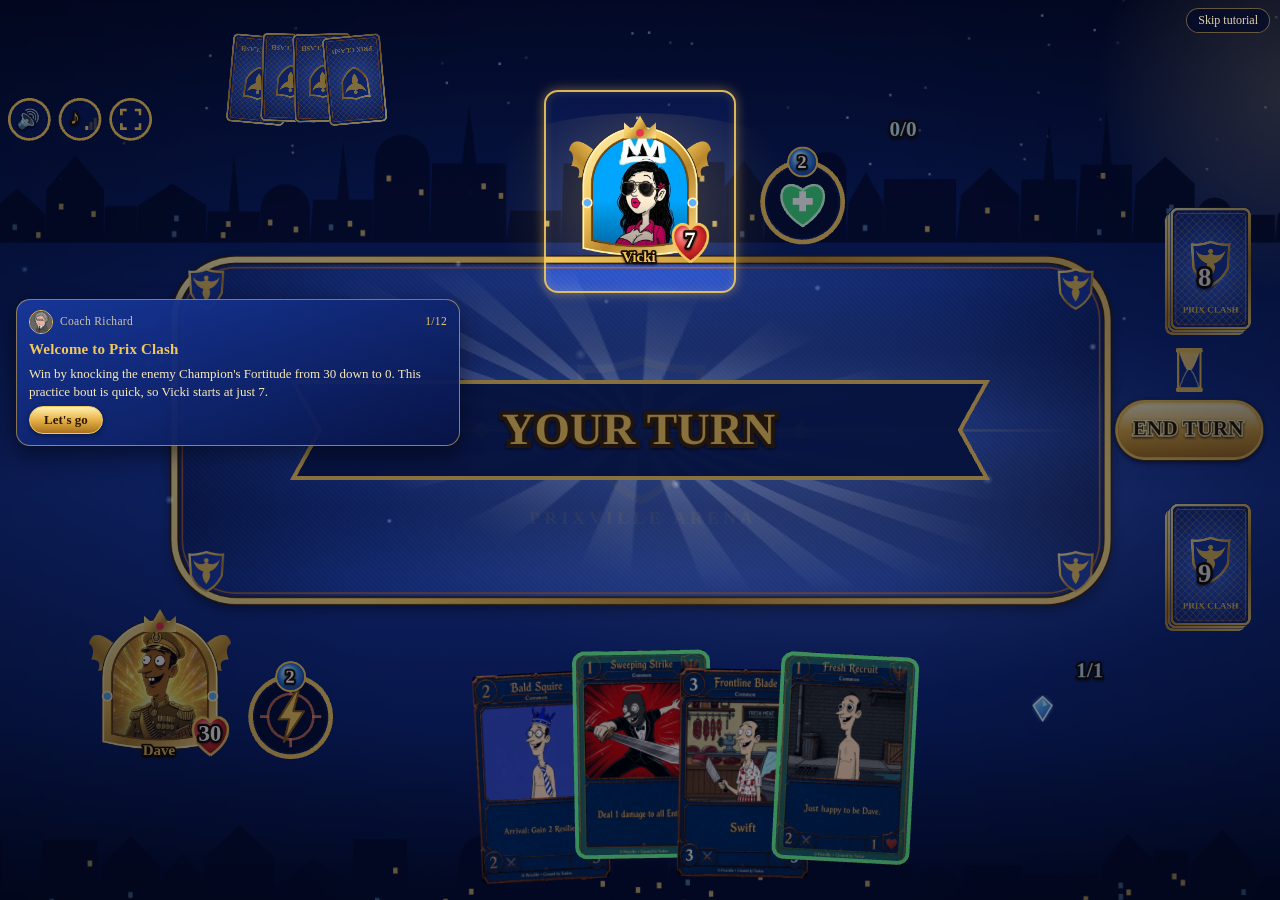
<file: prix-clash/index.html>
<!doctype html>
<html lang="en">
<head>
<link rel="icon" type="image/svg+xml" href="./icon-192.svg" />
<meta charset="UTF-8" />
<meta name="viewport" content="width=device-width, initial-scale=1, viewport-fit=cover, user-scalable=no" />
<meta name="theme-color" content="#0b1d5c" />
<title>Prix Clash</title>
<link rel="apple-touch-icon" sizes="180x180" href="[data-uri]" />
<meta name="apple-mobile-web-app-title" content="Prix Clash" />
<meta name="application-name" content="Prix Clash" />
<link rel="manifest" href="./manifest.webmanifest" />
<meta name="mobile-web-app-capable" content="yes" />
<meta name="apple-mobile-web-app-capable" content="yes" />
<meta name="apple-mobile-web-app-status-bar-style" content="black-translucent" />
<meta name="screen-orientation" content="landscape" />
  <script type="module" crossorigin src="./assets/index-BGg4Pw5_.js"></script>
  <link rel="stylesheet" crossorigin href="./assets/index-Cy5_R0T9.css">
</head>
<body>
<div id="app"><p style="text-align:center;margin-top:40vh;font-family:Georgia,serif;color:#f2c75c">Loading Prix Clash…</p></div>
<script>window.__PRIX_LAZY=1;window.__PRIX_V="55e90b147b"</script>
<script src="./chunkmap.js?v=55e90b147b"></script>
<script src="./img-0.js?v=55e90b147b"></script>
<script src="./config.js?v=55e90b147b"></script>
</body>
</html>
</file>
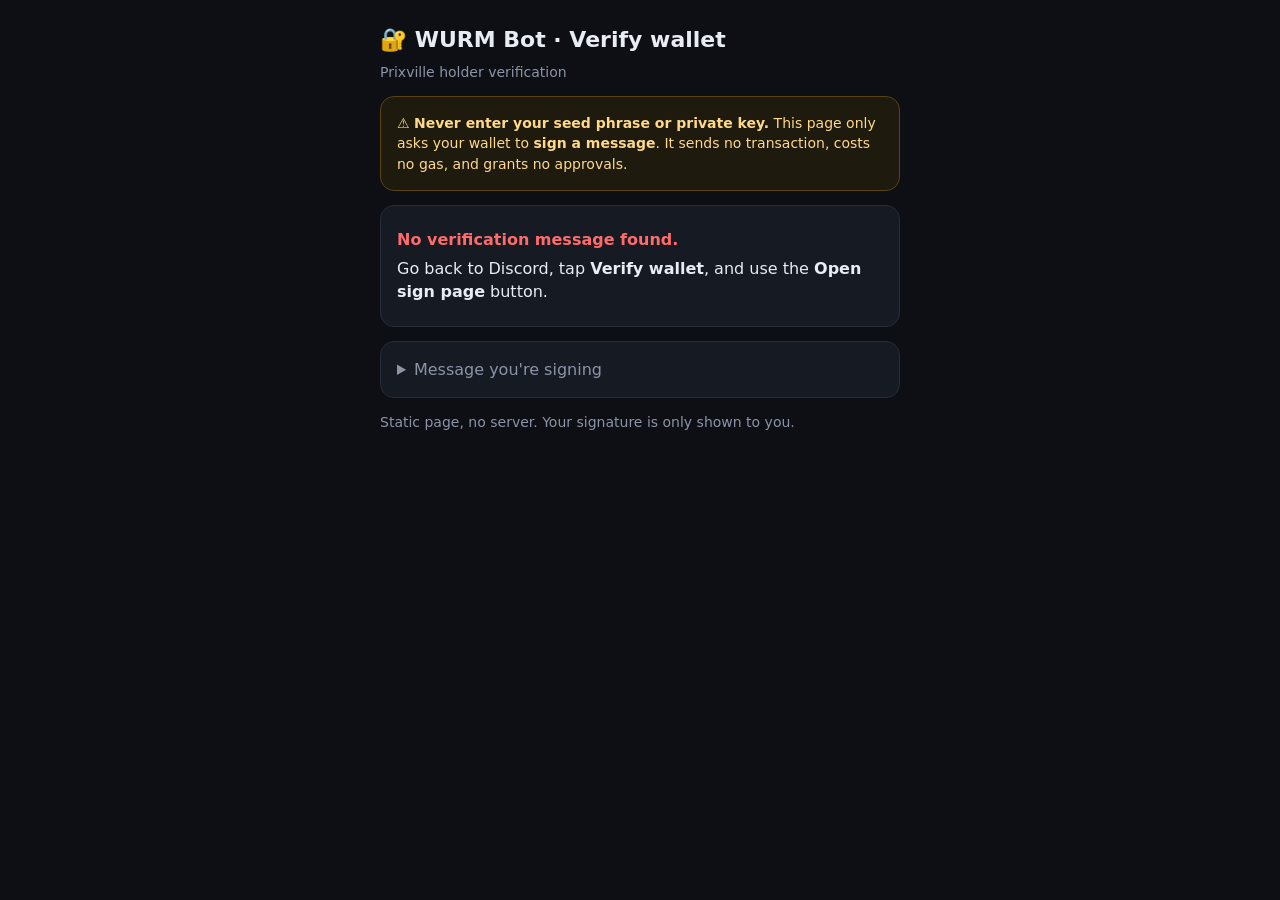
<file: wurm/sign/index.html>
<!doctype html>
<html lang="en"><head>
<meta charset="utf-8"><meta name="viewport" content="width=device-width,initial-scale=1,viewport-fit=cover">
<title>WURM Bot · Verify wallet</title><meta name="robots" content="noindex">
<style>
:root{--bg:#0d0f14;--card:#161a22;--line:#262c38;--txt:#e8ecf3;--mut:#8b94a7;--acc:#4f8cff;--ok:#2ecc71;--warn:#ffb020}
*{box-sizing:border-box}body{margin:0;background:var(--bg);color:var(--txt);font:16px/1.45 system-ui,-apple-system,Segoe UI,Roboto,sans-serif;padding:16px;padding-bottom:40px}
main{max-width:520px;margin:0 auto}h1{font-size:22px;margin:8px 0 4px}p{margin:6px 0}.mut{color:var(--mut);font-size:14px}
.card{background:var(--card);border:1px solid var(--line);border-radius:14px;padding:16px;margin:14px 0}
.warn{border-color:#5a4410;background:#1f1a0e;color:#ffd98a;font-size:14px}
button,.btn{display:flex;align-items:center;justify-content:center;gap:8px;width:100%;min-height:52px;border:0;border-radius:12px;background:var(--acc);color:#fff;font-size:17px;font-weight:600;text-decoration:none;cursor:pointer;margin:8px 0}
button:disabled{opacity:.5}.sec{background:#232a37;color:var(--txt)}.grid{display:grid;grid-template-columns:1fr 1fr;gap:8px}.grid .btn{margin:0;font-size:15px;min-height:48px}
pre,textarea{width:100%;background:#0a0c10;border:1px solid var(--line);border-radius:10px;color:var(--txt);padding:10px;font:13px/1.4 ui-monospace,Menlo,monospace;white-space:pre-wrap;word-break:break-all;margin:8px 0}
textarea{min-height:120px;font-size:15px}.hide{display:none}.err{color:#ff6b6b}.okc{color:var(--ok)}
details summary{cursor:pointer;color:var(--mut)}
</style></head><body><main>
<h1>🔐 WURM Bot · Verify wallet</h1>
<p class="mut">Prixville holder verification</p>
<div class="card warn">⚠️ <b>Never enter your seed phrase or private key.</b> This page only asks your wallet to <b>sign a message</b>. It sends no transaction, costs no gas, and grants no approvals.</div>

<div id="bad" class="card hide"><p class="err"><b>No verification message found.</b></p><p>Go back to Discord, tap <b>Verify wallet</b>, and use the <b>Open sign page</b> button.</p></div>

<div id="s1" class="card hide">
  <p><b>Step 1: Connect your wallet</b></p>
  <div id="inj"></div>
  <button id="wcBtn" class="sec hide">🔗 WalletConnect (other wallets)</button>
  <div id="open"><p class="mut" id="openHint">On your phone? Open this page inside your wallet app:</p>
  <div class="grid">
    <a class="btn sec" data-w="metamask">🦊 MetaMask</a><a class="btn sec" data-w="coinbase">🔵 Coinbase</a>
    <a class="btn sec" data-w="trust">🛡️ Trust</a><a class="btn sec" data-w="rainbow">🌈 Rainbow</a>
    <a class="btn sec" data-w="phantom">👻 Phantom</a><a class="btn sec" data-w="okx">⚫ OKX</a>
  </div>
  <p class="mut">Other wallet (Rabby, Zerion, Uniswap, Ledger Live…)? Copy this page link and paste it into your wallet's built-in browser.</p>
  <button id="copyLink" class="sec">📋 Copy page link</button></div>
</div>

<div id="s2" class="card hide">
  <p><b>Step 2: Sign</b></p><p class="mut">Connected: <span id="addr"></span></p>
  <button id="signBtn">✍️ Sign message</button><p id="err" class="err"></p>
</div>

<div id="s3" class="card hide">
  <p class="okc"><b>✅ Signed! Copy your signature</b></p>
  <textarea id="sig" readonly></textarea>
  <button id="copySig">📋 Copy signature</button>
  <a class="btn sec" id="back" href="#">↩️ Back to Discord</a>
  <p class="mut">In Discord tap <b>Paste signature</b> and paste it. Your code is valid for 15 minutes from when you started.</p>
</div>

<div class="card"><details><summary>Message you're signing</summary><pre id="msg"></pre></details></div>
<p class="mut">Static page, no server. Your signature is only shown to you.</p>
</main>
<script type="module">
const WC_PROJECT_ID = ''; // free projectId from cloud.reown.com enables WalletConnect
const DISCORD_APP = 'discord://-/channels/1472383088205238386/1566964776800620615';
const DISCORD_WEB = 'https://discord.com/channels/1472383088205238386/1566964776800620615';
const $ = (id) => document.getElementById(id);
const q = new URLSearchParams(location.search);
function b64u(s){s=s.replace(/-/g,'+').replace(/_/g,'/');while(s.length%4)s+='=';return new TextDecoder().decode(Uint8Array.from(atob(s),c=>c.charCodeAt(0)));}
let message=''; try{ message=q.get('m')?b64u(q.get('m')):''; }catch{}
const valid = /^WURM Bot wallet verification\n/.test(message) && /\nNonce: [0-9a-f]+\n/.test(message);
if(!valid){ $('bad').classList.remove('hide'); } else { $('s1').classList.remove('hide'); $('msg').textContent=message; }

const here = location.href, hostPath = here.replace(/^https?:\/\//,''), enc = encodeURIComponent(here);
const links = {
  metamask:`https://metamask.app.link/dapp/${hostPath}`,
  coinbase:`https://go.cb-w.com/dapp?cb_url=${enc}`,
  trust:`https://link.trustwallet.com/open_url?coin_id=60&url=${enc}`,
  rainbow:`https://rnbwapp.com/dapp?url=${enc}`,
  phantom:`https://phantom.app/ul/browse/${enc}?ref=${encodeURIComponent(location.origin)}`,
  okx:`okx://wallet/dapp/url?dappUrl=${enc}`,
};
document.querySelectorAll('[data-w]').forEach(a=>a.href=links[a.dataset.w]);
async function copy(t,btn){ try{await navigator.clipboard.writeText(t);}catch{const x=document.createElement('textarea');x.value=t;document.body.appendChild(x);x.select();document.execCommand('copy');x.remove();} const o=btn.textContent;btn.textContent='✅ Copied';setTimeout(()=>btn.textContent=o,2000); }
$('copyLink').onclick=()=>copy(here,$('copyLink'));

// ---- injected wallets (EIP-6963 + window.ethereum) ----
const found = new Map();
function addProvider(info, provider){
  const key = info.rdns||info.name; if(found.has(key)) return; found.set(key,provider);
  const b=document.createElement('button'); b.innerHTML=(info.icon?`<img src="${info.icon}" width="24" height="24" alt="">`:'👛')+' '+(info.name||'Browser wallet').replace(/[<>]/g,'');
  b.onclick=()=>connect(provider); $('inj').appendChild(b);
  $('openHint').textContent='Or open this page in a different wallet app:';
}
window.addEventListener('eip6963:announceProvider', e=>addProvider(e.detail.info, e.detail.provider));
window.dispatchEvent(new Event('eip6963:requestProvider'));
setTimeout(()=>{ if(!found.size && window.ethereum) addProvider({name:'Connect wallet',rdns:'injected'}, window.ethereum); },400);

let prov, account;
async function connect(p){
  try{ const accs = await p.request({method:'eth_requestAccounts'}); prov=p; account=accs[0];
    $('addr').textContent=account; $('s1').classList.add('hide'); $('s2').classList.remove('hide');
  }catch(e){ alert('Connection cancelled: '+(e.message||e)); }
}
function hex(s){return '0x'+[...new TextEncoder().encode(s)].map(b=>b.toString(16).padStart(2,'0')).join('');}
$('signBtn').onclick=async()=>{
  $('err').textContent=''; $('signBtn').disabled=true;
  try{ let sig;
    try{ sig = await prov.request({method:'personal_sign',params:[hex(message),account]}); }
    catch(e){ if(e && e.code===4001) throw e; sig = await prov.request({method:'personal_sign',params:[message,account]}); }
    if(!/^0x[0-9a-fA-F]{130}$/.test(sig)) throw new Error('Wallet returned an unexpected signature format');
    $('sig').value=sig; $('s2').classList.add('hide'); $('s3').classList.remove('hide');
  }catch(e){ $('err').textContent = e?.code===4001 ? 'You rejected the request. Tap Sign again.' : 'Signing failed: '+(e.message||e); }
  $('signBtn').disabled=false;
};
$('copySig').onclick=()=>copy($('sig').value,$('copySig'));
$('back').onclick=(e)=>{ e.preventDefault(); location.href=DISCORD_APP; setTimeout(()=>{ if(!document.hidden) location.href=DISCORD_WEB; },1200); };

// ---- WalletConnect (only when a projectId is configured) ----
if(WC_PROJECT_ID && valid){
  $('wcBtn').classList.remove('hide');
  $('wcBtn').onclick=async()=>{
    $('wcBtn').disabled=true; $('wcBtn').textContent='Loading…';
    try{ const { EthereumProvider } = await import('https://esm.sh/@walletconnect/ethereum-provider@2');
      const p = await EthereumProvider.init({ projectId:WC_PROJECT_ID, chains:[1], showQrModal:true, metadata:{name:'WURM Bot',description:'Prixville wallet verification',url:location.origin,icons:[]} });
      await p.connect(); await connect(p);
    }catch(e){ alert('WalletConnect failed: '+(e.message||e)); }
    $('wcBtn').disabled=false; $('wcBtn').textContent='🔗 WalletConnect (other wallets)';
  };
}
</script></body></html>
</file>
<file: prix-clash/assets/index-Cy5_R0T9.css>
:root{--royal: #1d3fae;--royal2: #14308c;--navy: #0b1d5c;--navy2: #071440;--gold: #f2c75c;--gold2: #b8862b;--bronze: #b4683a;--cream: #fbe9b7;--red: #d23a3a;--green: #4fdc7a;--W: min(100vw, 560px);--mw: calc((var(--W) - 24px) / 5 - 8px);font-family:Georgia,Times New Roman,serif}*{box-sizing:border-box;-webkit-tap-highlight-color:transparent;-webkit-user-select:none;user-select:none}html,body{margin:0;height:100%;background:#050b24;overflow:hidden;color:var(--cream)}#app{width:var(--W);height:100dvh;margin:0 auto;position:relative;overflow:hidden}.goldtext{color:var(--gold);text-shadow:0 2px 0 #3a2208,0 0 2px #000,0 0 10px rgba(242,199,92,.35)}button.btn{font-family:inherit;font-weight:700;font-size:17px;color:#2a1704;padding:10px 22px;border-radius:12px;border:2px solid #7a4b14;background:linear-gradient(#ffe39a,#e0a93c 55%,#b47a22);box-shadow:0 3px #5a3509,0 6px 14px #00000080;cursor:pointer}button.btn:disabled{filter:grayscale(.8) brightness(.7);cursor:default}button.btn.secondary{background:linear-gradient(#5f7ee8,#2a4bb8);color:var(--cream);border-color:#0d1f66;box-shadow:0 3px #08154a}.board{position:absolute;top:0;right:0;bottom:0;left:0;display:flex;flex-direction:column;padding-bottom:150px;background:radial-gradient(ellipse 70% 30% at 50% 45%,rgba(255,226,140,.18),transparent 70%),repeating-linear-gradient(45deg,rgba(255,255,255,.025) 0 2px,transparent 2px 5px),repeating-linear-gradient(-45deg,rgba(0,0,0,.05) 0 2px,transparent 2px 5px),linear-gradient(180deg,var(--navy2) 0%,var(--royal2) 22%,var(--royal) 50%,var(--royal2) 78%,var(--navy2) 100%)}.board:before{content:"";position:absolute;left:8px;right:8px;top:21%;bottom:33%;border:2px solid rgba(242,199,92,.55);border-radius:46%/18%;box-shadow:inset 0 0 0 5px #0b1d5c99,inset 0 0 0 7px #b4683a80,inset 0 0 40px #00000073;pointer-events:none}.board:after{content:"";position:absolute;left:14%;right:14%;top:43.5%;height:2px;background:linear-gradient(90deg,transparent,var(--gold),transparent);opacity:.6;pointer-events:none}.spacer{flex:1 1 0;min-height:4px}.divider{height:8px}.opp-hand{height:46px;display:flex;justify-content:center;padding-top:4px;position:relative;z-index:2}.cardback{width:30px;height:44px;margin:0 -6px;border-radius:4px;border:2px solid var(--bronze);background:radial-gradient(circle at 50% 45%,var(--gold) 0 5px,transparent 6px),repeating-linear-gradient(45deg,#2443b5 0,#2443b5 4px,#1a338f 4px,#1a338f 8px);box-shadow:0 2px 4px #000}.hero-row{display:flex;align-items:center;justify-content:center;gap:14px;position:relative;z-index:2;height:98px}.hero{width:84px;height:92px;position:relative;cursor:pointer}.hero .portrait{position:absolute;top:0;right:0;bottom:0;left:0;border-radius:50% 50% 18% 18%;background-size:cover;background-position:center 20%;border:3px solid var(--gold);box-shadow:0 0 0 3px var(--bronze),0 6px 16px #000000b3}.hero .name{position:absolute;top:-2px;left:50%;transform:translate(-50%,-60%);font-size:11px;white-space:nowrap;background:var(--navy);border:1px solid var(--gold2);padding:1px 6px;border-radius:8px}.badge{position:absolute;display:flex;align-items:center;justify-content:center;font-weight:700;color:#fff;text-shadow:0 1px 2px #000,0 0 2px #000}.hero .hp{right:-10px;bottom:-6px;width:34px;height:34px;font-size:18px;background:radial-gradient(circle at 40% 35%,#ff7676,#b81d1d 70%);border:2px solid var(--gold);border-radius:50%/40% 40% 60% 60%}.hero .armor{right:-10px;bottom:26px;width:28px;height:30px;font-size:14px;background:linear-gradient(#c9d3e6,#6c7a96);border:2px solid #eef;clip-path:polygon(50% 0,100% 15%,92% 70%,50% 100%,8% 70%,0 15%)}.hero .atk{left:-10px;bottom:-6px;width:32px;height:32px;font-size:17px;background:radial-gradient(circle at 40% 35%,#ffe08a,#c58a1c 70%);border:2px solid #6b4310;border-radius:50%}.hero.immune .portrait{box-shadow:0 0 0 3px var(--bronze),0 0 22px 8px #fff0aae6}.side{display:flex;flex-direction:column;align-items:center;gap:4px;width:92px;font-size:12px}.weapon{width:46px;height:46px;border-radius:50%;border:2px solid var(--gold);background:radial-gradient(#4a2f12,#1d1206);display:flex;align-items:center;justify-content:center;font-size:13px;font-weight:700;position:relative}.weapon small{position:absolute;bottom:-8px;font-size:11px;background:var(--navy);padding:0 4px;border-radius:6px}.power{width:58px;height:58px;border-radius:50%;border:3px solid var(--gold);position:relative;cursor:pointer;background-size:cover;background-position:center;box-shadow:0 0 0 2px var(--bronze),0 4px 10px #000}.power .pc{position:absolute;top:-8px;left:50%;transform:translate(-50%);width:24px;height:24px;border-radius:50%;background:radial-gradient(#7bd0ff,#1660c8);border:2px solid var(--gold);font-size:13px;display:flex;align-items:center;justify-content:center;font-weight:700}.power.used{filter:grayscale(1) brightness(.5)}.power.ready{box-shadow:0 0 0 2px var(--bronze),0 0 14px 4px var(--green)}.mana{display:flex;flex-wrap:wrap;width:92px;justify-content:center;gap:2px}.mana i{width:12px;height:14px;display:inline-block;clip-path:polygon(50% 0,100% 40%,50% 100%,0 40%);background:linear-gradient(#a8e4ff,#2b7ee0)}.mana i.spent{background:#233466}.mana-txt{font-weight:700;color:#9fdcff;text-shadow:0 1px 2px #000}.deckcount{font-size:11px;opacity:.8}.lane{height:calc(var(--mw) * 1.4 + 14px);padding:0 6px;display:flex;justify-content:center;align-items:center;gap:4px;position:relative;z-index:2}.minion{flex:0 1 var(--mw);aspect-ratio:1 / 1.4;min-width:0;position:relative;cursor:pointer;transition:transform .15s}.minion .art{position:absolute;top:0;right:0;bottom:0;left:0;border-radius:46% 46% 14% 14%/30% 30% 10% 10%;background-size:142%;background-position:50% 30%;border:2px solid var(--gold);box-shadow:0 0 0 2px var(--bronze),0 4px 8px #000000b3;overflow:hidden}.minion .badge{width:24px;height:24px;font-size:14px;bottom:-6px}.minion .a{left:-4px;background:radial-gradient(circle at 40% 35%,#ffe08a,#c58a1c 70%);border:2px solid #6b4310;border-radius:50%}.minion .h{right:-4px;background:radial-gradient(circle at 40% 35%,#ff7676,#b81d1d 70%);border:2px solid var(--gold);border-radius:50%/40% 40% 60% 60%}.badge.buff{color:var(--green)}.badge.hurt{color:#ffb3b3}.minion.guardian .art{border-color:#e9eef9;box-shadow:0 0 0 3px #8c98b8,0 0 0 5px var(--gold2),0 4px 8px #000000b3}.minion.guardian:before{content:"";position:absolute;left:-6px;right:-6px;top:-4px;bottom:-4px;background:linear-gradient(#cdd6ea,#6b7795);z-index:-1;clip-path:polygon(50% 0,100% 12%,96% 70%,50% 100%,4% 70%,0 12%)}.minion.aegis .art:after{content:"";position:absolute;top:0;right:0;bottom:0;left:0;background:radial-gradient(circle,#ffeb9626 40%,#ffd65a8c);border-radius:inherit;animation:pulse 1.6s infinite}.minion.sick .art{filter:saturate(.75) brightness(.85)}.minion.sick:after{content:"z z";position:absolute;top:2px;right:4px;font-size:11px;color:#cfe1ff;text-shadow:0 0 3px #000}.ready .art,.ready .portrait{box-shadow:0 0 0 2px var(--bronze),0 0 12px 4px var(--green)!important}.selected{transform:translateY(-6px) scale(1.06)}.selected .art,.selected .portrait{box-shadow:0 0 0 2px var(--bronze),0 0 16px 6px #ffe36b!important}.targetable .art,.targetable .portrait{box-shadow:0 0 0 2px var(--bronze),0 0 14px 5px #ff4d4d!important;animation:wobble .8s infinite}.targetable.friendly-t .art,.targetable.friendly-t .portrait{box-shadow:0 0 0 2px var(--bronze),0 0 14px 5px #67e0ff!important}.holo-fx{position:absolute;top:0;right:0;bottom:0;left:0;border-radius:inherit;pointer-events:none;mix-blend-mode:color-dodge;opacity:.55;background:linear-gradient(115deg,transparent 20%,rgba(255,0,180,.55) 32%,rgba(0,255,230,.55) 42%,rgba(255,255,120,.6) 52%,rgba(120,90,255,.5) 62%,transparent 75%);background-size:250% 250%;animation:shimmer 3.2s linear infinite}.holo-fx:after{content:"";position:absolute;top:0;right:0;bottom:0;left:0;background:repeating-linear-gradient(60deg,#fff0 0,#fff0 6px,#ffffff2e 7px,#fff0 9px);mix-blend-mode:overlay}.midbar{position:absolute;right:6px;top:43.5%;transform:translateY(-50%);z-index:5}.endturn{padding:8px 12px;font-size:14px;border-radius:10px}.endturn.done{background:linear-gradient(#9cf0a8,#3cb05a 60%,#237a3a)}.logbtn{position:absolute;left:6px;top:43.5%;transform:translateY(-50%);z-index:5;font-size:12px;padding:6px 9px}.hand{position:absolute;left:0;right:0;bottom:0;height:152px;display:flex;justify-content:center;align-items:flex-end;padding-bottom:6px;z-index:6}.hcard{width:86px;height:129px;position:relative;margin:0 -14px;transform-origin:50% 120%;transition:transform .18s,margin .18s;cursor:pointer}.hcard img,.bigcard img{width:100%;height:100%;object-fit:cover;border-radius:6px;display:block;box-shadow:0 4px 10px #000c}.hcard.playable img{box-shadow:0 0 0 2px var(--green),0 0 12px 3px #4fdc7acc}.hcard.sel{transform:translateY(-28px) scale(1.12)!important;z-index:10}.costfix{position:absolute;left:3%;top:2.3%;width:23%;aspect-ratio:1;border-radius:50%;display:flex;align-items:center;justify-content:center;font-weight:700;font-size:20px;background:radial-gradient(#1a2a6a,#0a143c);border:2px solid var(--gold)}.costfix.cheaper{color:var(--green)}.costfix.pricier{color:#ff8a8a}.hcard .holo-fx,.bigcard .holo-fx{border-radius:6px}.overlay{position:absolute;top:0;right:0;bottom:0;left:0;z-index:50;display:flex;flex-direction:column;align-items:center;justify-content:center;background:#03081ec7;-webkit-backdrop-filter:blur(2px);backdrop-filter:blur(2px)}.bigcard{width:min(64vw,280px);aspect-ratio:2/3;position:relative}.preview{position:absolute;top:0;right:0;bottom:0;left:0;z-index:40;display:flex;flex-direction:column;align-items:center;justify-content:center;gap:12px;background:#03081e8c}.preview .row{display:flex;gap:10px}.banner{position:absolute;left:0;right:0;top:44%;z-index:60;text-align:center;font-size:34px;font-weight:700;pointer-events:none;background:linear-gradient(90deg,transparent,rgba(11,29,92,.92) 20%,rgba(11,29,92,.92) 80%,transparent);padding:12px 0;border-top:2px solid var(--gold2);border-bottom:2px solid var(--gold2)}.prompt{position:absolute;left:50%;top:50%;transform:translate(-50%,-50%);z-index:30;background:#071440eb;border:1px solid var(--gold2);padding:6px 12px;border-radius:12px;font-size:13px;display:flex;gap:10px;align-items:center}.prompt button{font-size:12px;padding:4px 10px}.float{position:absolute;z-index:70;pointer-events:none;font-weight:700;font-size:26px;transform:translate(-50%,-50%);text-shadow:0 2px 0 #000,0 0 6px #000}.float.dmg{color:#fff;width:50px;height:50px;display:flex;align-items:center;justify-content:center;background:radial-gradient(circle,#ff3b2f 45%,#a10e0e 70%,transparent 72%);clip-path:polygon(50% 0,61% 32%,98% 22%,70% 50%,98% 78%,61% 68%,50% 100%,39% 68%,2% 78%,30% 50%,2% 22%,39% 32%)}.float.heal{color:#b8ffbf}.float.armor{color:#dfe8ff;font-size:20px}.float.info{color:var(--gold);font-size:18px}.ghost{position:absolute;z-index:65;pointer-events:none}.oppplay{position:absolute;z-index:55;left:50%;top:30%;transform:translate(-50%,-50%);width:170px;aspect-ratio:2/3;pointer-events:none}.oppplay img{width:100%;height:100%;border-radius:8px;box-shadow:0 0 30px #ffdc7899}.log{position:absolute;left:8px;right:8px;top:60px;bottom:170px;z-index:45;overflow:auto;background:#050c28f2;border:1px solid var(--gold2);border-radius:12px;padding:10px;font-size:13px;line-height:1.5}.select{position:absolute;top:0;right:0;bottom:0;left:0;overflow:auto;padding:14px 14px 30px;text-align:center;background:radial-gradient(ellipse at 50% 0%,#3b63e0,transparent 60%),repeating-linear-gradient(45deg,rgba(255,255,255,.03) 0 2px,transparent 2px 5px),linear-gradient(var(--royal2),var(--navy2))}.crest{margin-top:18px;filter:drop-shadow(0 4px 8px #000)}.select h1{margin:4px 0 2px;font-size:40px;letter-spacing:2px}.select .sub{font-size:13px;opacity:.85;margin-bottom:12px}.heroes{display:grid;grid-template-columns:1fr 1fr;gap:12px}.htile{border:2px solid var(--gold2);border-radius:14px;padding:8px;background:linear-gradient(#21409f,#0d1f66);cursor:pointer;box-shadow:0 4px 10px #0009;transition:transform .15s}.htile.on{border-color:var(--gold);box-shadow:0 0 0 2px var(--gold),0 0 18px #f2c75cb3;transform:translateY(-3px)}.htile .pic{height:110px;border-radius:10px;background-size:cover;background-position:center 25%;border:2px solid var(--bronze)}.htile b{display:block;font-size:18px;margin-top:6px}.htile em{font-size:12px;color:#9fdcff}.htile p{font-size:11px;margin:4px 0 0;min-height:28px}.mull{display:flex;gap:8px;flex-wrap:wrap;justify-content:center;margin:14px 0}.mull .hcard{margin:0;width:96px;height:144px}.mull .hcard.x:after{content:"✕";position:absolute;top:0;right:0;bottom:0;left:0;display:flex;align-items:center;justify-content:center;font-size:60px;color:#ff4d4d;text-shadow:0 0 8px #000;background:#00000073;border-radius:6px}@keyframes shimmer{0%{background-position:100% 100%}to{background-position:0% 0%}}@keyframes pulse{50%{opacity:.55}}@keyframes wobble{50%{transform:scale(1.04)}}.anim-summon{animation:summon .45s cubic-bezier(.2,1.4,.4,1)}@keyframes summon{0%{transform:translateY(-40px) scale(1.5);opacity:0}to{transform:none;opacity:1}}.anim-draw{animation:drawin .45s ease-out}@keyframes drawin{0%{transform:translate(160px,-120px) rotate(25deg) scale(.6);opacity:0}to{opacity:1}}.anim-bump{animation:bump .35s}@keyframes bump{30%{transform:scale(1.25)}}.chal-badge{display:inline-block;margin-left:6px;padding:1px 7px;border-radius:999px;background:#0b1d5c;border:1px solid var(--gold, #f2c75c);color:#f2c75c;font-size:13px}button.btn.acct-pill{position:fixed;top:calc(env(safe-area-inset-top,0px) + 8px);right:calc(env(safe-area-inset-right,0px) + 10px);font-size:13px;padding:5px 12px;font-family:ui-monospace,Menlo,Consolas,monospace;z-index:5}.phx-tip{position:fixed;z-index:25;left:calc(env(safe-area-inset-left,0px) + 12px);top:calc(env(safe-area-inset-top,0px) + 38px);width:min(350px,42vw);display:flex;gap:10px;align-items:flex-start;font:400 12px/1.32 Georgia,Times New Roman,serif;color:#fbe9b7;background:#050e34e6;border-left:3px solid #f2c75c;border-radius:10px;padding:6px 10px 6px 11px;box-shadow:0 4px 14px #0006;cursor:pointer;opacity:0;transform:translateY(-4px);transition:opacity .25s,transform .25s;-webkit-tap-highlight-color:transparent}.phx-tip.on{opacity:1;transform:none}.phx-tip b{color:#f2c75c;font-size:11px;letter-spacing:.06em;margin-right:4px}.phx-tip .phx-tip-t{flex:1}.phx-tip .phx-tip-f{display:flex;flex-direction:column;align-items:flex-end;gap:3px;font-size:10.5px;color:#fbe9b799;flex:none;white-space:nowrap}.phx-tip .phx-x{color:#f2c75c;font-size:13px}.phx-tip .phx-off{background:none;border:0;padding:0;font:inherit;color:#9fdcff;cursor:pointer;text-decoration:underline}.phx-modal{position:fixed;top:0;right:0;bottom:0;left:0;z-index:32;display:flex;align-items:center;justify-content:center;background:#020617b8;font:400 clamp(13px,3.4vh,15px)/1.35 Georgia,"Times New Roman",serif;color:#fbe9b7;-webkit-tap-highlight-color:transparent}.phx-box{background:linear-gradient(#0d2268,#06103e);border:1px solid rgba(242,199,92,.4);border-radius:16px;padding:clamp(12px,3.5vh,22px) clamp(16px,3vw,26px);width:min(560px,86vw);max-height:88vh;overflow:auto;display:flex;flex-direction:column;gap:clamp(8px,2vh,12px);box-shadow:0 10px 40px #00000080}.phx-box h2{margin:0;color:#f2c75c;font-size:1.3em;letter-spacing:.04em}.phx-box p{margin:0}.phx-dim{color:#fbe9b7bf;font-size:.92em}.phx-row{display:flex;gap:10px;flex-wrap:wrap;align-items:center;justify-content:flex-end}.phx-btn{font:inherit;font-weight:700;color:#fff;cursor:pointer;border:1.5px solid #f2c75c;border-radius:999px;padding:.45em 1.2em;background:linear-gradient(#5d82ee,#2a4bb8 55%,#1b3388)}.phx-btn.gold{background:linear-gradient(#fff1b0,#e9b44a 48%,#a8701c);color:#2a1704}.phx-btn.red{background:linear-gradient(#ee6a6a,#b92c2c 55%,#7d1717);border-color:#f0a0a0}.phx-btn:active{transform:scale(.95)}.phx-set{display:flex;align-items:center;justify-content:space-between;gap:12px;padding:10px 0;border-top:1px solid rgba(242,199,92,.18)}.phx-set span{display:flex;flex-direction:column}.phx-sw{position:relative;width:46px;height:26px;border-radius:13px;border:1.5px solid #f2c75c;background:#1b2a66;cursor:pointer;flex:none;padding:0}.phx-sw:after{content:"";position:absolute;top:3px;left:3px;width:17px;height:17px;border-radius:50%;background:#9fb0d8;transition:left .18s,background .18s}.phx-sw[aria-checked=true]{background:#a8701c}.phx-sw[aria-checked=true]:after{left:23px;background:#fff1b0}.phx-tabs{display:flex;gap:6px}.phx-tabs button{font:inherit;font-size:.9em;color:#fbe9b7;background:transparent;border:1px solid rgba(242,199,92,.35);border-radius:999px;padding:.3em .9em;cursor:pointer}.phx-tabs button[aria-selected=true]{background:#f2c75c;color:#2a1704;font-weight:700}.phx-steps{margin:0;padding-left:1.3em;display:flex;flex-direction:column;gap:4px}.phx-steps b{color:#f2c75c}.phx-warn{color:#ffb4a6}.pdb{--gold: #f2c75c;--gold2: #b8862b;--cream: #fbe9b7;--navy: #0b1d5c;--ink: #030a2a;--line: rgba(242,199,92,.28);--soft: rgba(255,255,255,.06);--pad: clamp(8px, 2.4vh, 16px);--gap: clamp(6px, 1.8vh, 10px);--cols: 4;--sat: env(safe-area-inset-top, 0px);--sab: env(safe-area-inset-bottom, 0px);position:fixed;top:0;right:0;bottom:0;left:0;z-index:30;font:400 clamp(13px,3.4vh,16px) / 1.25 Georgia,"Times New Roman",serif;color:var(--cream);background:transparent;isolation:isolate;padding:calc(var(--sat) + var(--pad)) calc(env(safe-area-inset-right,0px) + var(--pad)) calc(var(--sab) + var(--pad)) calc(env(safe-area-inset-left,0px) + var(--pad));display:flex;flex-direction:column;gap:var(--gap);overflow:hidden;touch-action:manipulation}.pdb.pdb-hidden{visibility:hidden;pointer-events:none}.pdb-bg{position:fixed;top:0;right:0;bottom:0;left:0;z-index:29;background-color:#050b24;pointer-events:none}.pdb-bg:before{content:"";position:absolute;top:0;right:0;bottom:0;left:0;background-image:var(--bgimg, none);background-position:center;background-size:cover;background-repeat:no-repeat;opacity:0;transition:opacity .35s ease-out}.pdb-bg.on:before{opacity:1}.pdb-bg:after{content:"";position:absolute;top:0;right:0;bottom:0;left:0;background:linear-gradient(#030a2a73,#030a2a4d 40%,#030a2a80)}.pdb-bg.pdb-hidden{visibility:hidden}@keyframes pdb-in{0%{opacity:0}to{opacity:1}}.pdb *{box-sizing:border-box;-webkit-tap-highlight-color:transparent}.pdb button{font:inherit;color:inherit;cursor:pointer}.pdb img{-webkit-touch-callout:none;-webkit-user-select:none;user-select:none}.pdb-btn{border:1.5px solid var(--gold);border-radius:999px;padding:.5em 1.15em;font-weight:700!important;letter-spacing:.02em;white-space:nowrap;box-shadow:0 2px 6px #00000059;transition:transform .08s,filter .15s}.pdb-btn:active{transform:scale(.95)}.pdb-btn.gold{background:linear-gradient(#fff1b0,#e9b44a 48%,#a8701c);color:#2a1704!important}.pdb-btn.blue{background:linear-gradient(#5d82ee,#2a4bb8 55%,#1b3388);color:#fff!important}.pdb-btn.red{background:linear-gradient(#ee6a6a,#b92c2c 55%,#7d1717);color:#fff!important;border-color:#f0a0a0}.pdb-btn.sm{padding:.34em .9em;font-size:.92em}.pdb-btn.lg{padding:.62em 1.6em;font-size:1.2em}.pdb-btn:disabled{filter:grayscale(.8) brightness(.7);cursor:default}.pdb-btn.pulse{box-shadow:0 0 #f2c75c99;animation:pdb-pulse 1.6s infinite}@keyframes pdb-pulse{0%{box-shadow:0 0 #f2c75c8c}70%{box-shadow:0 0 0 .55em #f2c75c00}to{box-shadow:0 0 #f2c75c00}}.pdb-top{display:grid;grid-template-columns:1fr auto 1fr;align-items:center;min-height:2.3em}.pdb-top>:first-child{justify-self:start}.pdb-top>:last-child{justify-self:end}.pdb-title{color:var(--gold);font-size:1.55em;font-weight:700;letter-spacing:.12em;padding:.05em .9em;border-radius:999px;background:#030a2ad9;text-shadow:0 2px 0 #3a2208,0 0 12px rgba(242,199,92,.3)}.pdb-home{flex:1;min-height:0;display:grid;grid-template-columns:minmax(0,42%) minmax(0,1fr);gap:calc(var(--gap) * 2)}.pdb-heroes{display:grid;grid-template-columns:1fr 1fr;grid-template-rows:1fr 1fr;gap:var(--gap);min-height:0}.pdb-hero{display:flex;flex-direction:column;align-items:center;justify-content:center;gap:.1em;min-height:0;padding:.4em;border-radius:14px;background:linear-gradient(#1d3faedb,#0b1d5ced);border:1.5px solid rgba(184,134,43,.7);transition:transform .15s,box-shadow .15s,border-color .15s}.pdb-hero.on{border-color:var(--gold);box-shadow:0 0 0 2px #f2c75c59,0 0 18px #f2c75c59;transform:scale(1.02)}.pdb-hero-pic{width:min(5.4em,13vh);aspect-ratio:1;border-radius:50%;background:center 22% / cover no-repeat;box-shadow:0 0 0 2px var(--gold),0 3px 8px #0006}.pdb-hero b{color:var(--gold);margin-top:.3em}.pdb-hero em,.pdb-choose-hero em{font-size:.8em;color:#9fdcff;font-style:normal}.pdb-hero small{font-size:.75em;opacity:.7}.pdb-decklist{display:flex;flex-direction:column;min-height:0;background:#050e34b3;border:1px solid var(--line);border-radius:14px;padding:var(--gap)}.pdb-dl-head{display:flex;align-items:center;justify-content:space-between;gap:var(--gap);padding:0 .2em var(--gap);border-bottom:1px solid var(--line)}.pdb-dl-title{color:var(--gold);font-weight:700;font-size:1.1em}.pdb-dl-scroll{flex:1;min-height:0;overflow-y:auto;overscroll-behavior:contain;padding-top:var(--gap);display:flex;flex-direction:column;gap:var(--gap)}.pdb-deckrow{display:grid;grid-template-columns:minmax(0,1fr) 5.2em auto;align-items:center;gap:var(--gap);padding:.45em .6em;border-radius:10px;background:var(--soft)}.pdb-deckinfo{background:none;border:0;text-align:left;padding:0;display:flex;flex-direction:column;gap:.15em;min-width:0}.pdb-deckinfo b{white-space:nowrap;overflow:hidden;text-overflow:ellipsis}.pdb-deckinfo span{font-size:.85em;display:flex;align-items:center;gap:.4em}.pdb-acts{display:flex;gap:.35em}.pdb-empty{padding:1.2em;text-align:center;opacity:.8;line-height:1.5}.pdb-empty span{font-size:.85em;opacity:.75}.pdb-empty.sm{padding:.8em .4em;font-size:.9em}.pdb-pill{display:inline-block;font-size:.82em;padding:.12em .6em;border-radius:999px;font-weight:700;white-space:nowrap}.pdb-pill.ok{background:#4fdc7a2e;color:#8ff0ad;border:1px solid rgba(79,220,122,.6)}.pdb-pill.warn{background:#f2c75c24;color:var(--gold);border:1px solid rgba(242,199,92,.5)}.pdb-pill.bad{background:#ff5a5a26;color:#ff9a9a;border:1px solid rgba(255,90,90,.5)}.pdb-unsaved{font-size:.72em;opacity:.65;font-style:italic}.pdb-editor{flex:1;min-height:0;display:grid;grid-template-columns:minmax(0,1fr) clamp(240px,33vw,340px);gap:calc(var(--gap) * 1.6)}.pdb-left{display:flex;flex-direction:column;min-width:0;min-height:0;gap:var(--gap);background:#030a2ad1;border:1px solid var(--line);border-radius:14px;padding:var(--gap)}.pdb-filters{display:flex;flex-direction:column;gap:calc(var(--gap) * .8)}.pdb-frow{display:flex;align-items:center;gap:var(--gap);min-width:0}.pdb-seg{display:flex;align-items:center;gap:.25em;flex-wrap:nowrap;min-width:0}.pdb-flabel{display:inline-flex;align-items:center;margin:0 .15em 0 .1em}.pdb-squirt{width:.9em;height:1.1em;background:radial-gradient(circle at 35% 30%,#d6f0ff,#4aa8ff 45%,#1d4fae);border-radius:50%/60% 60% 40% 40%;box-shadow:0 0 0 1px #9fd4ff}.pdb-chip{border:1px solid rgba(242,199,92,.45);background:#0b1d5ce6;border-radius:999px;padding:.3em .7em;font-size:.9em;white-space:nowrap;transition:background .12s,color .12s}.pdb-chip.cost{min-width:2.15em;padding:.3em .45em;text-align:center;font-weight:700}.pdb-chip[aria-pressed=true]{background:linear-gradient(#fff1b0,#e9b44a 55%,#b47a22);color:#2a1704;border-color:var(--gold)}.pdb-chip.holo[aria-pressed=true]{background:linear-gradient(90deg,#b9a6ff,#8fe6ff,#ffe7a0);color:#1a1240}.pdb-select{font:inherit;font-size:.9em;color:var(--cream);background:#0b1d5cbf;border:1px solid rgba(242,199,92,.45);border-radius:999px;padding:.3em .8em;max-width:11em}.pdb-select option{color:#000}.pdb-grid{flex:1;min-height:0;overflow-y:auto;overscroll-behavior:contain;touch-action:pan-y;display:grid;grid-template-columns:repeat(var(--cols),minmax(0,1fr));gap:var(--gap);align-content:start;padding:2px 4px 4px 2px;scrollbar-width:thin;scrollbar-color:rgba(242,199,92,.5) transparent}.pdb-grid>.pdb-empty{grid-column:1 / -1}.pdb-card{position:relative;border:0;padding:0;background:none;width:100%;aspect-ratio:2 / 3;display:block;transition:transform .12s,opacity .15s}.pdb-card img{width:100%;height:100%;object-fit:contain;display:block;filter:drop-shadow(0 3px 6px rgba(0,0,0,.28))}.pdb-card.pressed{transform:scale(.96)}.pdb-card.added{transform:scale(1.04)}.pdb-card.nope{animation:pdb-shake .3s}.pdb-card.full img{opacity:.7}.pdb-card.maxed img{opacity:.42}@media (min-width: 1100px){.pdb{--cols: 5}}@keyframes pdb-shake{25%{transform:translate(-4px)}75%{transform:translate(4px)}}.pdb-badge{position:absolute;left:50%;bottom:3%;transform:translate(-50%);font-size:.85em;font-weight:700;padding:.1em .6em;border-radius:999px;white-space:nowrap;pointer-events:none}.pdb-badge.none{display:none}.pdb-badge.in{background:linear-gradient(#fff1b0,#e9b44a);color:#2a1704;box-shadow:0 1px 4px #0006}.pdb-badge.leg{background:#030a2ad1;color:#ffb86a;font-size:.78em;border:1px solid rgba(255,184,106,.5)}.pdb-right{display:flex;flex-direction:column;min-height:0;gap:calc(var(--gap) * .8);background:#050e34d1;border:1px solid var(--line);border-radius:14px;padding:var(--gap)}.pdb-name{display:flex;align-items:center;gap:.45em;border:0;background:none;padding:0;text-align:left;color:var(--gold)!important;font-weight:700;font-size:1.12em;min-width:0}.pdb-name span{overflow:hidden;white-space:nowrap;text-overflow:ellipsis}.pdb-name i{font-style:normal;font-size:.8em;opacity:.75}.pdb-sub{font-size:.84em;opacity:.7;margin-top:-.45em}.pdb-counter{display:flex;align-items:center;gap:.5em;flex-wrap:wrap}.pdb-count{font-size:1.05em}.pdb-count b{font-size:1.45em;color:var(--gold)}.pdb-counter[data-valid=true] .pdb-count b{color:#8ff0ad}.pdb-curvebox{padding:.1em 0 .2em;border-bottom:1px solid var(--line)}.pdb-curve{display:grid;grid-template-columns:repeat(8,1fr);gap:.3em;height:4.3em}.pdb-col{display:flex;flex-direction:column;align-items:center;min-height:0}.pdb-barwrap{flex:1;width:100%;display:flex;align-items:flex-end;min-height:0}.pdb-barwrap i{display:block;width:100%;border-radius:3px 3px 1px 1px;background:linear-gradient(#ffe6a0,#d9a33c);min-height:0;transition:height .2s}.pdb-cn{font-size:.82em;height:1.2em;color:var(--gold)}.pdb-cl{font-size:.82em;opacity:.75;margin-top:.15em}.pdb-curve.mini{height:1.9em;gap:.15em}.pdb-curve.mini .pdb-barwrap i{background:#f2c75cd9;min-height:1px}.pdb-list{flex:1;min-height:0;overflow-y:auto;overscroll-behavior:contain;touch-action:pan-y;display:flex;flex-direction:column;gap:.22em;scrollbar-width:thin;scrollbar-color:rgba(242,199,92,.5) transparent}.pdb-row{display:flex;align-items:center;gap:.45em;width:100%;border:0;border-radius:8px;padding:.3em .5em .3em .3em;text-align:left;background:linear-gradient(90deg,#1d3faebf,#0b1d5c99);transition:background .2s,transform .08s;flex:none}.pdb-row.pressed{transform:scale(.98)}.pdb-row.flash{background:linear-gradient(90deg,#f2c75c80,#0b1d5c99)}.pdb-gem{flex:none;width:1.55em;height:1.55em;display:grid;place-items:center;border-radius:50%;font-weight:700;font-size:.9em;color:#fff;background:radial-gradient(circle at 35% 30%,#8fd0ff,#2a6fe0 55%,#143a8c);box-shadow:0 0 0 1px #9fd4ff;text-shadow:0 1px 1px #000}.pdb-rname{flex:1;min-width:0;overflow:hidden;white-space:nowrap;text-overflow:ellipsis;font-size:.95em}.pdb-row.r-legendary .pdb-rname{color:#ffb86a}.pdb-row.r-rare .pdb-rname{color:#9fd4ff}.pdb-holo{font-size:.8em;color:#c9b8ff}.pdb-x{flex:none;min-width:1.7em;text-align:right;color:var(--gold);font-weight:700}.pdb-foot{display:grid;grid-template-columns:1fr 1fr;gap:var(--gap)}.pdb-choose{flex:1;min-height:0;display:grid;grid-template-columns:minmax(0,30%) minmax(0,1fr);gap:calc(var(--gap) * 2);max-width:920px;width:100%;margin:0 auto}.pdb-choose-side{background:#050e34cc;border:1px solid var(--line);border-radius:14px;padding:var(--gap);display:flex;flex-direction:column;align-items:center;justify-content:center;gap:calc(var(--gap) * 2)}.pdb-choose-hero{display:flex;flex-direction:column;align-items:center;gap:.2em}.pdb-choose-hero b{color:var(--gold);font-size:1.15em;margin-top:.3em}.pdb-choose-hero .pdb-hero-pic{width:min(7em,24vh)}.pdb-choose-list{min-height:0;overflow-y:auto;overscroll-behavior:contain;display:flex;flex-direction:column;gap:var(--gap);padding:2px}.pdb-opt{display:grid;grid-template-columns:auto minmax(0,1fr) 6em;align-items:center;gap:.8em;padding:.65em .9em;border-radius:12px;text-align:left;background:#050e34db;border:1.5px solid rgba(184,134,43,.55);flex:none;transition:border-color .15s,box-shadow .15s}.pdb-opt.on{border-color:var(--gold);box-shadow:0 0 0 2px #f2c75c4d,0 0 14px #f2c75c40}.pdb-opt.off{opacity:.5;cursor:default}.pdb-opt-txt{display:flex;flex-direction:column;gap:.15em;min-width:0}.pdb-opt-txt b{white-space:nowrap;overflow:hidden;text-overflow:ellipsis}.pdb-opt-txt span{font-size:.8em;opacity:.75}.pdb-radio{width:1.05em;height:1.05em;border-radius:50%;border:2px solid var(--gold)}.pdb-opt.on .pdb-radio{background:radial-gradient(circle,var(--gold) 45%,transparent 50%)}.pdb-toast{position:absolute;left:50%;bottom:calc(var(--sab) + 1.2em);transform:translate(-50%);z-index:5;padding:.45em 1.1em;border-radius:999px;background:#030a2af0;border:1px solid var(--gold);font-size:.92em;box-shadow:0 4px 14px #00000080;transition:opacity .3s;pointer-events:none;white-space:nowrap}.pdb-toast.warn{border-color:#ff9a6a;color:#ffd0b0}.pdb-toast.ok{border-color:#6ee69a}.pdb-toast.out{opacity:0}.pdb-modal{position:absolute;top:0;right:0;bottom:0;left:0;z-index:6;display:grid;place-items:center;background:#020617b3}.pdb-modal-box{min-width:min(24em,80vw);max-width:90vw;padding:1.1em 1.3em;border-radius:16px;background:linear-gradient(#14308c,#0b1d5c);border:1.5px solid var(--gold);box-shadow:0 10px 30px #00000080;display:flex;flex-direction:column;gap:.8em}.pdb-modal-title{color:var(--gold);font-weight:700;font-size:1.15em}.pdb-modal-text{margin:0;opacity:.9}.pdb-modal-row{display:flex;justify-content:flex-end;gap:.6em}.pdb-input{font:inherit;font-size:16px;padding:.5em .8em;border-radius:10px;border:1px solid var(--gold);background:#030a2ab3;color:var(--cream);user-select:text;-webkit-user-select:text}.pdb-preview{position:absolute;top:0;right:0;bottom:0;left:0;z-index:7;background:#020617d9;display:flex;flex-direction:column;align-items:center;justify-content:center;gap:.4em}.pdb-preview img{height:88%;width:auto;aspect-ratio:2 / 3;object-fit:contain}.pdb-hint{font-size:.8em;opacity:.7}.pdb-fmt{display:flex;gap:.25em;padding:.2em;border-radius:999px;background:#030a2ad9;border:1px solid var(--line)}.pdb-chip.fmt{min-width:4.6em;text-align:center;font-weight:700;letter-spacing:.04em}#pdb-fmt-chaos[aria-pressed=true]{background:linear-gradient(#ffb3e1,#c45ae0 55%,#6d2aa8);color:#fff;border-color:#f0b8ff}.pdb-chaos-tag{display:inline-block;font-size:.78em;font-weight:700;letter-spacing:.06em;text-transform:uppercase;padding:.05em .55em;border-radius:999px;background:linear-gradient(#ffb3e1,#c45ae0 55%,#6d2aa8);color:#fff;vertical-align:.1em}.pdb-own{display:flex;align-items:center;justify-content:space-between;gap:var(--gap);margin:var(--gap) 0 .2em;padding:.5em .7em;border-radius:12px;background:#6d2aa847;border:1px solid rgba(240,184,255,.45)}.pdb-own[data-state=ok]{background:#0b1d5c99;border-color:var(--line)}.pdb-own-msg{display:flex;flex-direction:column;gap:.15em;min-width:0}.pdb-own-msg b{color:var(--gold);font-size:.95em}.pdb-own-msg span{font-size:.8em;opacity:.85;line-height:1.3}.pdb-own .pdb-btn{flex:none}.pdb-choose-list>.pdb-own{margin-top:0}.pdb-btn.off{pointer-events:none}.pdb-card.unowned img{opacity:.35;filter:grayscale(1) drop-shadow(0 3px 6px rgba(0,0,0,.28))}.pdb-badge.own{background:#030a2ad1;color:#c9f2ff;border:1px solid rgba(159,220,255,.55);font-size:.78em}.pdb-badge.no{background:#030a2ad1;color:#c8c8d8;border:1px solid rgba(200,200,216,.4);font-size:.78em}.pdb[data-format=chaos] .pdb-frow{flex-wrap:wrap;row-gap:calc(var(--gap) * .6)}a.pdb-btn{display:inline-block;text-decoration:none;text-align:center;cursor:pointer}.pdb-need-wrap{flex:1;min-height:0;display:flex;align-items:center;justify-content:center;padding:var(--gap);overflow-y:auto}.pdb-need{display:flex;align-items:center;gap:calc(var(--gap) * 2.4);max-width:720px;width:100%;padding:calc(var(--gap) * 2) calc(var(--gap) * 2.6);background:#050e34e6;border:1.5px solid var(--gold);border-radius:18px;box-shadow:0 10px 40px #00000073,inset 0 0 0 4px #3a220880}.pdb-need .pdb-hero-pic{flex:none;width:min(8.5em,30vh)}.pdb-need-txt{min-width:0;display:flex;flex-direction:column;gap:.45em}.pdb-need-title{margin:0;color:var(--gold);font-size:1.45em;letter-spacing:.03em;text-shadow:0 2px 0 #3a2208}.pdb-need-txt p{margin:0;line-height:1.4}.pdb-need-stat{font-size:.88em;opacity:.85;color:#9fdcff}.pdb-need-acts{display:flex;flex-wrap:wrap;gap:var(--gap);margin-top:.5em}.pdb-need[data-state=loading] .pdb-need-title:after{content:"";display:inline-block;width:.8em;height:.8em;margin-left:.5em;border:2px solid var(--gold);border-right-color:transparent;border-radius:50%;animation:pdb-spin .9s linear infinite;vertical-align:-.05em}@keyframes pdb-spin{to{transform:rotate(360deg)}}.pdb-need-meter{display:flex;align-items:center;gap:.6em;max-width:22em}.pdb-need-meter span{flex:1;height:.55em;border-radius:999px;background:#ffffff1f;box-shadow:inset 0 0 0 1px var(--line);overflow:hidden}.pdb-need-meter i{display:block;height:100%;border-radius:999px;background:linear-gradient(90deg,#e9b44a,#fff1b0)}.pdb-need-meter b{color:var(--gold);font-size:.9em;white-space:nowrap}.pcx{--gold: #f2c75c;--gold2: #b8862b;--cream: #fbe9b7;--ink: #030a2a;--line: rgba(242,199,92,.28);--pad: clamp(8px, 2.4vh, 16px);--gap: clamp(6px, 1.8vh, 10px);position:fixed;top:0;right:0;bottom:0;left:0;z-index:31;font:400 clamp(13px,3.4vh,16px) / 1.3 Georgia,"Times New Roman",serif;color:var(--cream);background:radial-gradient(ellipse at 30% 35%,#17389c,#0b1d5c 45%,#040a26);padding:calc(env(safe-area-inset-top,0px) + var(--pad)) calc(env(safe-area-inset-right,0px) + var(--pad)) calc(env(safe-area-inset-bottom,0px) + var(--pad)) calc(env(safe-area-inset-left,0px) + var(--pad));display:flex;flex-direction:column;gap:var(--gap);overflow:hidden;touch-action:manipulation;-webkit-tap-highlight-color:transparent}.pcx *{box-sizing:border-box}.pcx img{-webkit-touch-callout:none;-webkit-user-select:none;user-select:none}.pcx h1,.pcx h2,.pcx h3,.pcx p{margin:0}.pcx b{font-weight:700}.pcx-dim{color:#fbe9b7c7;font-size:.92em}.pcx-btn{font:inherit;color:#fff;cursor:pointer;border:1.5px solid var(--gold);border-radius:999px;padding:.5em 1.2em;font-weight:700;letter-spacing:.02em;white-space:nowrap;background:linear-gradient(#5d82ee,#2a4bb8 55%,#1b3388);box-shadow:0 2px 6px #00000059;transition:transform .08s,filter .15s;text-decoration:none;display:inline-block;text-align:center}.pcx-btn:active{transform:scale(.95)}.pcx-btn.gold{background:linear-gradient(#fff1b0,#e9b44a 48%,#a8701c);color:#2a1704}.pcx-btn.red{background:linear-gradient(#ee6a6a,#b92c2c 55%,#7d1717);border-color:#f0a0a0}.pcx-btn.sm{padding:.34em .9em;font-size:.92em}.pcx-btn:disabled{filter:grayscale(.85) brightness(.72);cursor:default}.pcx-row{display:flex;gap:var(--gap);flex-wrap:wrap;align-items:center}.pcx-addr{font-family:ui-monospace,Menlo,Consolas,monospace;color:var(--gold);letter-spacing:.02em}.pcx-addr.big{font-size:1.35em}.pcx-split{flex:1;min-height:0;display:grid;grid-template-columns:minmax(0,1fr) minmax(0,1.15fr);gap:calc(var(--gap) * 2);align-items:center}.pcx-brand{display:flex;flex-direction:column;align-items:center;gap:var(--gap)}.pcx-title{color:var(--gold);font-size:2em;letter-spacing:.12em;text-shadow:0 2px 0 #3a2208,0 0 14px rgba(242,199,92,.35)}.pcx-tag{color:var(--cream);font-size:.95em;text-align:center}.pcx-panel{background:#050e34db;border:1px solid var(--line);border-radius:16px;padding:calc(var(--pad) * 1.2);display:flex;flex-direction:column;gap:var(--gap);max-height:100%;overflow:auto}.pcx-panel h2{color:var(--gold);font-size:1.35em;letter-spacing:.02em}.pcx-panel .pcx-btn{align-self:flex-start}.pcx-status{min-height:1.3em;font-size:.92em;color:#fbe9b7d9}.pcx-status.err{color:#ff9a8a}.pcx-status.busy:before{content:"";display:inline-block;width:.8em;height:.8em;margin-right:.5em;border:2px solid var(--gold);border-right-color:transparent;border-radius:50%;vertical-align:-.1em;animation:pcx-spin .8s linear infinite}@keyframes pcx-spin{to{transform:rotate(360deg)}}.pcx-nowallet{display:flex;flex-direction:column;gap:.2em;padding:.6em .8em;border-radius:10px;background:#ffffff0f;border:1px solid var(--line);font-size:.92em}.pcx-colls{display:grid;grid-template-columns:repeat(3,minmax(0,1fr));gap:var(--gap)}.pcx-coll{display:flex;flex-direction:column;gap:.1em;padding:.55em .7em;border-radius:12px;border:1px solid var(--line);background:#ffffff0d;color:var(--cream);text-decoration:none;transition:border-color .15s}.pcx-coll b{color:var(--gold);font-size:1.05em}.pcx-coll span{font-size:.85em}.pcx-coll em{font-style:normal;font-size:.82em;color:#9fdcff}.pcx-coll:active{border-color:var(--gold)}.pcx-pack{--ph: clamp(110px, 34vh, 190px);position:relative;width:calc(var(--ph) * 1.05);height:calc(var(--ph) * 1.22);flex:none}.pcx-fan{position:absolute;left:50%;top:0;width:0;height:0}.pcx-fan-c{position:absolute;left:calc(var(--ph) * -.19);top:calc(var(--ph) * .02);width:calc(var(--ph) * .38);height:calc(var(--ph) * .5);border-radius:8px;overflow:hidden;border:2px solid var(--gold2);background:#0b1d5c;transform-origin:50% 100%;transform:translate(calc(var(--i) * var(--ph) * .17)) translateY(calc(var(--i) * var(--i) * var(--ph) * .02)) rotate(calc(var(--i) * 11deg));box-shadow:0 3px 10px #00000073;transition:transform .5s}.pcx-fan-c img{width:100%;height:100%;object-fit:cover;display:block}.pcx-foil{position:absolute;left:50%;bottom:0;width:calc(var(--ph) * .74);height:calc(var(--ph) * .9);margin-left:calc(var(--ph) * -.37);border-radius:12px;padding:4px;background:linear-gradient(135deg,#fff1b0,#e9b44a 30%,#a8701c,#f7d77a 74%,#b8862b);box-shadow:0 8px 22px #0000008c,0 0 16px #f2c75c38;transition:transform .5s}.pcx-foil-in{width:100%;height:100%;border-radius:9px;background:linear-gradient(#17389c,#0b1d5c 60%,#040a26);display:flex;flex-direction:column;align-items:center;justify-content:flex-end;padding:0 4% 8%;overflow:hidden;position:relative}.pcx-foil-art{position:absolute;left:50%;top:9%;width:52%;aspect-ratio:1;transform:translate(-50%);object-fit:cover;border-radius:50%;border:2px solid var(--gold)}.pcx-foil-in b{position:relative;color:var(--gold);font-size:calc(var(--ph) * .1);letter-spacing:.03em;white-space:nowrap;text-shadow:0 2px 0 #3a2208}.pcx-foil-in span{position:relative;font-size:max(11px,calc(var(--ph) * .06));color:var(--cream);white-space:nowrap}.pcx-pack.open .pcx-fan-c{transform:translate(calc(var(--i) * var(--ph) * .25)) translateY(calc(var(--i) * var(--i) * var(--ph) * .025 - var(--ph) * .06)) rotate(calc(var(--i) * 15deg))}.pcx-pack.open .pcx-foil{transform:translateY(calc(var(--ph) * .04))}.pcx-pack.open{margin:calc(var(--ph) * .1) calc(var(--ph) * .22) 0}.pcx-top{display:grid;grid-template-columns:1fr auto 1fr;align-items:center;min-height:2.3em}.pcx-top>:first-child{justify-self:start}.pcx-top>:last-child{justify-self:end}.pcx-hd{color:var(--gold);font-size:1.55em;letter-spacing:.12em;text-shadow:0 2px 0 #3a2208,0 0 12px rgba(242,199,92,.3)}.pcx-who{font-family:ui-monospace,Menlo,Consolas,monospace;font-size:.9em;color:var(--gold);padding:.25em .8em;border-radius:999px;border:1px solid var(--line);background:#030a2ab3}.pcx-body{flex:1;min-height:0;display:grid;grid-template-columns:minmax(0,1fr) minmax(220px,.5fr);gap:var(--gap)}.pcx-list{list-style:none;margin:0;padding:var(--gap);overflow-y:auto;display:flex;flex-direction:column;gap:var(--gap);background:#050e34cc;border:1px solid var(--line);border-radius:14px;overscroll-behavior:contain}.pcx-item{display:flex;gap:.7em;align-items:flex-start;padding:.55em .7em;border-radius:10px;background:#ffffff0d;border:1px solid rgba(255,255,255,.06);flex:none}.pcx-item.done{border-color:#f2c75c73;background:linear-gradient(90deg,#f2c75c21,#ffffff0a)}.pcx-mark{flex:none;width:1.5em;height:1.5em;margin-top:.05em;border-radius:50%;border:1.5px solid var(--line);display:grid;place-items:center;font-weight:700;font-size:.95em}.pcx-item.done .pcx-mark{background:linear-gradient(#fff1b0,#e9b44a 48%,#a8701c);color:#2a1704;border-color:var(--gold)}.pcx-item-main{flex:1;min-width:0;display:flex;flex-direction:column;gap:.2em}.pcx-item-top{display:flex;justify-content:space-between;gap:.6em;align-items:baseline}.pcx-item-top b{color:var(--gold)}.pcx-count{font-size:.88em;color:#fbe9b7cc;font-variant-numeric:tabular-nums}.pcx-item p{font-size:.88em;color:#fbe9b7d9}.pcx-item p em{font-style:normal;color:#9fdcff;margin-left:.3em}.pcx-bar,.pcx-meter{height:.45em;border-radius:999px;background:#ffffff1a;overflow:hidden;margin-top:.15em}.pcx-bar i,.pcx-meter i{display:block;height:100%;border-radius:inherit;background:linear-gradient(90deg,#a8701c,#f2c75c);transition:width .4s}.pcx-checks{display:flex;flex-wrap:wrap;gap:.3em .45em;margin-top:.1em}.pcx-chk{display:inline-flex;align-items:center;gap:.3em;font-size:.85em;padding:.1em .55em .1em .2em;border-radius:999px;background:#ffffff0f;color:#fbe9b7bf}.pcx-chk i{width:1.15em;height:1.15em;border-radius:50%;border:1.5px solid var(--line);display:grid;place-items:center;font-style:normal;font-size:.85em;font-weight:700}.pcx-chk.on{color:var(--cream)}.pcx-chk.on i{background:var(--gold);border-color:var(--gold);color:#2a1704}.pcx-reward{background:#050e34db;border:1px solid var(--line);border-radius:14px;padding:var(--gap) calc(var(--gap) * 1.4);display:flex;flex-direction:column;align-items:center;gap:var(--gap);overflow-y:auto;text-align:center}.pcx-reward.ready{border-color:var(--gold);box-shadow:inset 0 0 22px #f2c75c2e}.pcx-reward .pcx-pack{--ph: clamp(80px, 23vh, 140px)}.pcx-total{display:flex;align-items:baseline;gap:.45em}.pcx-total b{color:var(--gold);font-size:1.6em;font-variant-numeric:tabular-nums}.pcx-total span{font-size:.9em}.pcx-meter{width:100%;flex:none}.pcx-reward .pcx-dim{font-size:.85em}.pcx-claimed{display:flex;flex-direction:column}.pcx-claimed b{color:var(--gold)}.pcx-claimed span{font-size:.88em}.pcx-sheet{background:#020617b8;display:grid;place-items:center}.pcx-modal{background:#0b1d5c;border:1.5px solid var(--gold);border-radius:16px;padding:calc(var(--pad) * 1.3);display:flex;flex-direction:column;gap:var(--gap);align-items:center;text-align:center;max-width:min(92vw,30em);box-shadow:0 10px 30px #0000008c}.pcx-modal h3{color:var(--gold);font-size:1.25em}.pcx-modal.wide{flex-direction:row;text-align:left;max-width:min(92vw,40em);gap:calc(var(--gap) * 2)}.pcx-modal.wide>div:last-child{display:flex;flex-direction:column;gap:var(--gap);align-items:flex-start}.pcx-reveal{position:absolute;top:0;right:0;bottom:0;left:0;z-index:5;background:#020617cc;display:grid;place-items:center;animation:pcx-fade .3s ease-out}.pcx-reveal .pcx-pack{--ph: clamp(110px, 40vh, 200px)}@keyframes pcx-fade{0%{opacity:0}to{opacity:1}}.pcx-toasts{position:fixed;z-index:60;top:calc(env(safe-area-inset-top,0px) + 10px);right:calc(env(safe-area-inset-right,0px) + 12px);display:flex;flex-direction:column;gap:8px;pointer-events:none;font:400 clamp(12px,3.2vh,15px) / 1.25 Georgia,"Times New Roman",serif}.pcx-toast{display:flex;gap:.6em;align-items:center;padding:.5em .95em .5em .55em;border-radius:12px;background:#050e34f0;border:1px solid var(--gold, #f2c75c);color:#fbe9b7;box-shadow:0 4px 14px #00000080;opacity:0;transform:translate(16px);transition:opacity .35s,transform .35s}.pcx-toast.in{opacity:1;transform:none}.pcx-toast i{width:1.6em;height:1.6em;border-radius:50%;display:grid;place-items:center;font-style:normal;font-weight:700;background:linear-gradient(#fff1b0,#e9b44a 48%,#a8701c);color:#2a1704}.pcx-toast small{display:block;font-size:.82em;color:#fbe9b7c7}.pcx-toast b{color:#f2c75c}@media (max-height: 360px){.pcx-split{grid-template-columns:minmax(0,.8fr) minmax(0,1.2fr)}}.pcx-btns .pcx-btn{align-self:auto}.pcx-link{color:#9fdcff;font-size:.85em;text-decoration:none;align-self:flex-start}.pcx-link:active{color:var(--gold)}.pcx-btn.dis{opacity:.5;pointer-events:none}.pcx-wcbox{align-items:center}.pcx-qr{flex:none;width:clamp(130px,52vh,230px);aspect-ratio:1;border-radius:12px;background:#fff;display:flex;align-items:center;justify-content:center;padding:6px}.pcx-qr svg{width:100%;height:100%;display:block}.pcx-qr .pcx-status{color:#0b1d5c}.pcx-qr .pcx-status.busy:before{border-color:#0b1d5c;border-right-color:transparent}.pcx-wc-side{display:flex;flex-direction:column;gap:var(--gap);min-width:0}.pcx-wc-side h3{color:var(--gold);font-size:1.25em}@media (orientation: portrait),(max-width: 560px){.pcx{overflow-y:auto}.pcx-split{grid-template-columns:minmax(0,1fr);align-items:start;gap:var(--gap)}.pcx-brand .pcx-pack{--ph: clamp(80px, 18vh, 130px)}.pcx-panel{max-height:none;min-width:0;overflow:visible}.pcx-btns,.pcx-panel .pcx-row{flex-direction:column;align-items:stretch}.pcx-btn,.pcx-panel .pcx-btn{white-space:normal;align-self:stretch!important;width:100%}.pcx-nowallet .pcx-btn{width:auto}.pcx-colls{grid-template-columns:minmax(0,1fr)}.pcx-wcbox{flex-direction:column}.pcx-modal.wide{width:calc(100vw - 24px);max-width:none}}.pcx-packs{display:flex;align-items:center;gap:.8em;padding:.6em .9em;border-radius:12px;background:#ffffff0d;border:1px solid rgba(255,214,102,.35);text-align:left;min-width:16em}.pcx-packs.has{background:linear-gradient(135deg,#ffd66629,#ffd6660a);border-color:var(--gold)}.pcx-packs-ico{flex:none;width:1.9em;height:2.5em;border-radius:5px;background:linear-gradient(160deg,#ffe08a,#c99a2e 55%,#8a6414);box-shadow:inset 0 0 0 2px #ffffff59,0 2px 6px #0006;position:relative}.pcx-packs-ico:after{content:"";position:absolute;left:0;right:0;top:22%;height:3px;background:#5a3c0a73}.pcx-packs-t{display:flex;flex-direction:column;gap:.15em;line-height:1.25}.pcx-packs-t b{font-size:1.05em}.pcx-packs-t em{font-style:normal;color:var(--gold);font-size:1.2em}.pcx-pend{margin-left:.5em;font-size:.72em;font-weight:600;padding:.1em .45em;border-radius:999px;background:#78aaff33;color:#bcd3ff;vertical-align:middle}.pcx-pitlink{color:var(--gold)}.pcx-sync{display:flex;align-items:center;gap:.7em;padding:.5em .9em;border-radius:12px;background:#ffffff0a;border:1px solid var(--line);text-align:left;min-width:16em;max-width:24em}.pcx-sync>div{display:flex;flex-direction:column;gap:.15em}.pcx-sync b{font-size:.95em}.pcx-sync .pcx-dim{font-size:.8em;margin:0}.pcx-sync-ico{flex:none;width:.75em;height:.75em;border-radius:50%;background:#8a93b8}.pcx-sync-ico.ok,.pcx-syncpill.ok i{background:#4ade80;box-shadow:0 0 .5em #4ade80aa}.pcx-sync-ico.warn,.pcx-syncpill.warn i{background:#fbbf24}.pcx-sync-ico.busy,.pcx-syncpill.busy i{background:var(--gold);animation:pcxPulse 1s ease-in-out infinite alternate}.pcx-syncpill{display:inline-flex;align-items:center;gap:.4em;margin-right:.7em;padding-right:.7em;border-right:1px solid var(--line);font-family:system-ui,sans-serif;font-size:.85em;color:#cfd6f5;white-space:nowrap}.pcx-syncpill i{width:.6em;height:.6em;border-radius:50%;background:#8a93b8}@keyframes pcxPulse{0%{opacity:.35}to{opacity:1}}.pcx-tabs{display:flex;gap:.3em;padding:.2em;border-radius:999px;border:1px solid var(--line);background:#030a2ab3}.pcx-tab{font:inherit;font-weight:700;letter-spacing:.06em;color:#fbe9b7bf;background:none;border:0;border-radius:999px;padding:.35em 1.1em;cursor:pointer;white-space:nowrap}.pcx-tab.on{color:#2a1704;background:linear-gradient(#fff1b0,#e9b44a 48%,#a8701c)}.pcx-total{flex-wrap:wrap;justify-content:center}.pcx-dstats{display:grid;grid-template-columns:repeat(3,1fr);gap:.4em;width:100%}.pcx-dstats>div{display:flex;flex-direction:column;align-items:center;padding:.4em .2em;border-radius:10px;border:1px solid var(--line);background:#030a2a99;min-width:0}.pcx-dstats b{color:var(--gold);font-size:1.35em;font-variant-numeric:tabular-nums}.pcx-dstats span{font-size:.78em;opacity:.8;white-space:nowrap}.pcx-locked{opacity:.55;filter:saturate(.6);pointer-events:none}.pcx-teaser .pcx-pack{--ph: clamp(60px, 18vh, 110px)}.pcx-teaser p{margin:0}.pcx-toast.daily i{background:linear-gradient(#e6f4ff,#7fc4ff 48%,#2e6fb8);color:#061634}.pcx-lb{--row: clamp(30px, 8.6vh, 42px)}.lb-tabs{align-self:center;display:inline-flex;padding:3px;gap:3px;border-radius:999px;background:#030a2abf;border:1px solid var(--line)}.lb-tab{font:inherit;font-weight:700;font-size:.9em;letter-spacing:.03em;color:#fbe9b7cc;background:none;border:0;border-radius:999px;padding:.38em 1.2em;cursor:pointer;transition:background .2s,color .2s}.lb-tab.on{background:linear-gradient(#fff1b0,#e9b44a 48%,#a8701c);color:#2a1704;box-shadow:0 1px 4px #00000059}.lb-board{flex:1;min-height:0;width:min(100%,760px);align-self:center;display:flex;flex-direction:column;background:#050e34d1;border:1px solid var(--line);border-radius:14px;overflow:hidden}.lb-list{list-style:none;margin:0;padding:4px var(--gap);flex:1;min-height:0;overflow-y:auto;overscroll-behavior:contain}.lb-row{display:grid;grid-template-columns:2.6em minmax(0,1fr) auto 5.2em auto;align-items:center;gap:.7em;min-height:var(--row);padding:0 .7em;border-bottom:1px solid rgba(255,255,255,.06)}.lb-list .lb-row:last-child{border-bottom:0}.lb-rank{font-weight:700;color:#fbe9b7b3;text-align:center;font-variant-numeric:tabular-nums}.lb-row.top .lb-rank{color:#2a1704;width:1.9em;height:1.9em;line-height:1.9em;justify-self:center;border-radius:50%;font-size:.9em}.lb-row.top1 .lb-rank{background:linear-gradient(#fff1b0,#e9b44a 55%,#a8701c)}.lb-row.top2 .lb-rank{background:linear-gradient(#f4f6fb,#b9c2d6 55%,#7c879e)}.lb-row.top3 .lb-rank{background:linear-gradient(#f6c9a0,#c9844c 55%,#8a5126)}.lb-name{display:flex;align-items:center;gap:.5em;min-width:0}.lb-name b{overflow:hidden;text-overflow:ellipsis;white-space:nowrap;font-family:ui-monospace,Menlo,Consolas,monospace;font-weight:600;letter-spacing:.01em;color:var(--cream)}.lb-coll{font-style:normal;font-size:.72em;letter-spacing:.06em;text-transform:uppercase;color:#9fdcff;border:1px solid rgba(159,220,255,.35);border-radius:999px;padding:.05em .55em;flex:none}.lb-side{font-size:.82em;color:#fbe9b799;white-space:nowrap}.lb-val{text-align:right;white-space:nowrap}.lb-val b{color:var(--gold);font-size:1.15em;font-variant-numeric:tabular-nums}.lb-val small{margin-left:.3em;font-size:.72em;color:#fbe9b7a6}.lb-row>.pcx-btn{justify-self:end}.lb-pin{flex:none;border-top:1px solid rgba(242,199,92,.45);background:linear-gradient(90deg,#f2c75c24,#f2c75c0a);padding:0 var(--gap)}.lb-pin .lb-row{border:0;list-style:none}.lb-pin .lb-row.lb-ghost{grid-template-columns:2.6em auto minmax(0,1fr) auto}.lb-row.me .lb-name b{color:var(--gold)}.lb-list .lb-row.me{background:#f2c75c14;border-radius:8px}.lb-note{font-size:.82em;color:#fbe9b7bf;overflow:hidden;text-overflow:ellipsis;white-space:nowrap}.lb-empty{padding:1.4em;text-align:center;color:#fbe9b7bf;display:flex;gap:.8em;justify-content:center;align-items:center}.lb-toast{position:absolute;left:50%;bottom:calc(env(safe-area-inset-bottom,0px) + 12px);transform:translate(-50%);background:#030a2af2;border:1px solid var(--gold);border-radius:999px;padding:.45em 1.2em;font-size:.9em;animation:lb-in .25s ease-out;white-space:nowrap}.lb-toast.err{border-color:#ff9a8a;color:#ffd0c8}@keyframes lb-in{0%{opacity:0;transform:translate(-50%,8px)}}@media (max-height: 360px){.lb-side{display:none}.lb-row{grid-template-columns:2.4em minmax(0,1fr) 5em auto}.lb-pin .lb-row.lb-ghost{grid-template-columns:2.4em auto minmax(0,1fr) auto}}.lb-bar{align-self:center;display:flex;align-items:center;gap:.8em;flex-wrap:nowrap}.lb-fmt .lb-tab{padding:.38em 1em}.lb-fmt .lb-tab[data-f=chaos].on{background:linear-gradient(#ffb3e1,#c45ae0 55%,#6d2aa8);color:#fff}.lb-empty.lb-soon{flex-direction:column;gap:.35em;line-height:1.4}.lb-soon b{color:var(--gold)}.lb-soon span{font-size:.85em;max-width:34em}.ptut{position:fixed;top:0;right:0;bottom:0;left:0;z-index:29;pointer-events:none;font:400 13px/1.38 Georgia,Times New Roman,serif;color:#fbe9b7;--gold: #f2c75c}.ptut-dim{position:absolute;top:0;right:0;bottom:0;left:0;width:100%;height:100%;opacity:0;transition:opacity .25s}.ptut-dim rect[mask]{fill:#02061770}.ptut-dim.on{opacity:1}.ptut-ring{position:absolute;border-radius:14px;border:2px solid rgba(242,199,92,.9);box-shadow:0 0 12px #f2c75c73,inset 0 0 10px #f2c75c2e;animation:ptut-pulse 1.6s ease-in-out infinite;transition:left .18s,top .18s,width .18s,height .18s}@keyframes ptut-pulse{50%{box-shadow:0 0 20px #f2c75ca6,inset 0 0 12px #f2c75c40}}.ptut-bubble{position:absolute;pointer-events:auto;box-sizing:border-box;width:max-content;min-width:190px;padding:10px 12px 11px;border-radius:14px;background:linear-gradient(160deg,#17389cf5,#081446f7);border:1px solid rgba(242,199,92,.55);box-shadow:0 8px 22px #00000073;display:flex;flex-direction:column;gap:5px;transition:opacity .2s,transform .2s}.ptut-bubble.in{animation:ptut-in .28s ease-out}.ptut-bubble.hidden{opacity:0;pointer-events:none;transform:translateY(6px)}@keyframes ptut-in{0%{opacity:0;transform:translateY(8px)}}.ptut-bubble.nudge{animation:ptut-nudge .4s ease-in-out}@keyframes ptut-nudge{25%{transform:translate(-4px)}75%{transform:translate(4px)}}.ptut-head{display:flex;align-items:center;gap:7px;font-size:11.5px;color:#fbe9b7cc;letter-spacing:.03em}.ptut-head img{width:24px;height:24px;border-radius:50%;object-fit:cover;border:1.5px solid var(--gold);background:#0b1d5c}.ptut-head em{margin-left:auto;font-style:normal;color:var(--gold);font-size:11.5px}.ptut-title{color:var(--gold);font-size:15px;letter-spacing:.01em}.ptut-text{margin:0}.ptut-hint{margin:0;min-height:0;color:#ffd98a;font-size:12px;display:none}.ptut-hint.on{display:block}.ptut-cue{align-self:flex-start;font-size:12px;color:#9fdcff;font-style:italic}.ptut-cue:before{content:"➜ ";font-style:normal}.ptut-row{display:flex;gap:7px;flex-wrap:wrap}.ptut-btn{font:700 13px Georgia,serif;color:#fff;cursor:pointer;border:1.5px solid var(--gold);border-radius:999px;padding:5px 14px;align-self:flex-start;background:linear-gradient(#5d82ee,#2a4bb8 55%,#1b3388);box-shadow:0 2px 5px #00000059;-webkit-tap-highlight-color:transparent}.ptut-btn.gold{background:linear-gradient(#fff1b0,#e9b44a 48%,#a8701c);color:#2a1704}.ptut-btn:active{transform:scale(.95)}.ptut-skip{position:absolute;pointer-events:auto;top:calc(env(safe-area-inset-top,0px) + 8px);right:calc(env(safe-area-inset-right,0px) + 10px);font:400 12px Georgia,serif;color:#fbe9b7e6;background:#030a2ab8;border:1px solid rgba(242,199,92,.4);border-radius:999px;padding:4px 11px;cursor:pointer}.ptut-skip:active{border-color:var(--gold)}.ptut-confirm{position:fixed;top:0;right:0;bottom:0;left:0;pointer-events:auto;background:#0206179e;display:grid;place-items:center;z-index:32;font:400 13px/1.4 Georgia,serif;color:#fbe9b7}.ptut-sheet{max-width:min(88vw,360px);padding:14px 16px;border-radius:14px;background:#0b1d5c;border:1.5px solid #f2c75c;box-shadow:0 10px 28px #0000008c;display:flex;flex-direction:column;gap:8px}.ptut-sheet>b{color:#f2c75c;font-size:16px}.ptut-sheet p{margin:0}.ptut-sheet.wide{max-width:min(92vw,640px);max-height:86vh;overflow:auto}.ptut-sheet ol{margin:0;padding-left:20px;display:flex;flex-direction:column;gap:4px}.ptut-sheet li b{color:#f2c75c}
</file>
